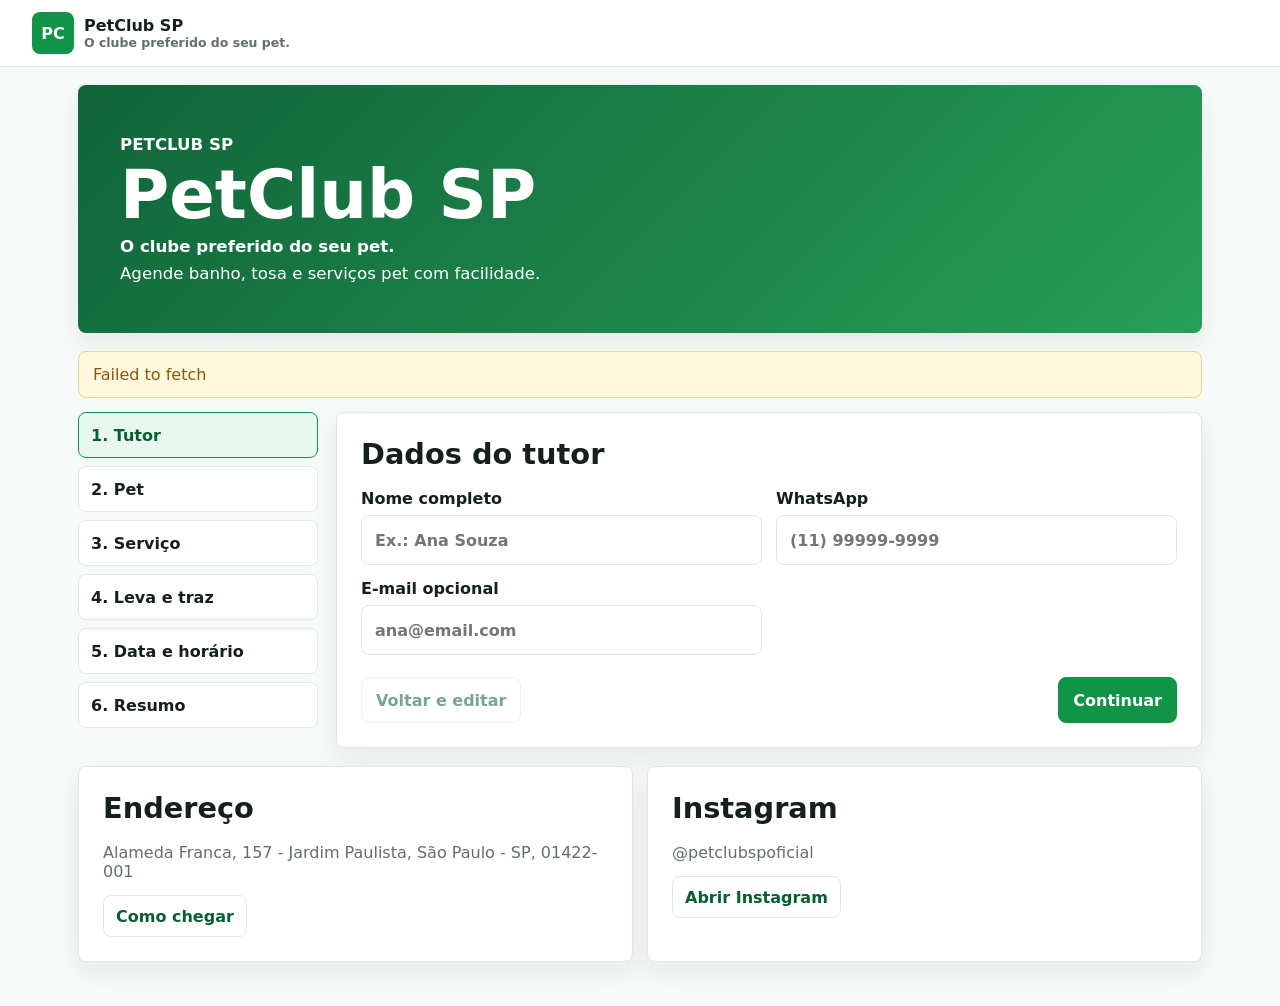
<file: index.html>
<!doctype html>
<html lang="pt-BR">
  <head>
    <meta charset="UTF-8" />
    <meta name="viewport" content="width=device-width, initial-scale=1.0" />
    <title>PetClub SP | Agendamento</title>
    <link rel="stylesheet" href="styles.css" />
    <script>
      window.PETCLUB_API_URL = "https://api.petintelligence.com.br";
    </script>
    <script src="app.js" defer></script>
  </head>
  <body class="client-shell">
    <header class="client-topbar">
      <a class="client-brand" href="index.html" aria-label="PetClub SP">
        <span>PC</span>
        <div>
          <strong>PetClub SP</strong>
          <small>O clube preferido do seu pet.</small>
        </div>
      </a>
    </header>

    <main class="client-main">
      <section class="client-hero compact-hero">
        <div>
          <p class="eyebrow">PetClub SP</p>
          <h1>PetClub SP</h1>
          <p class="hero-slogan">O clube preferido do seu pet.</p>
          <p>Agende banho, tosa e serviços pet com facilidade.</p>
        </div>
      </section>

      <div id="api-warning" class="notice hidden"></div>
      <div id="success-message" class="success hidden">
        <strong>Agendamento recebido!</strong>
        <span>Em breve a equipe do PetClub SP irá confirmar.</span>
      </div>

      <section class="step-layout">
        <aside class="steps-nav" aria-label="Etapas do agendamento">
          <button class="step-tab active" type="button" data-step="0">1. Tutor</button>
          <button class="step-tab" type="button" data-step="1">2. Pet</button>
          <button class="step-tab" type="button" data-step="2">3. Serviço</button>
          <button class="step-tab" type="button" data-step="3">4. Leva e traz</button>
          <button class="step-tab" type="button" data-step="4">5. Data e horário</button>
          <button class="step-tab" type="button" data-step="5">6. Resumo</button>
        </aside>

        <form id="booking-form" class="step-panel">
          <div class="form-step active" data-step-panel="0">
            <h2>Dados do tutor</h2>
            <div class="field-grid two">
              <label>Nome completo
                <input name="tutor_name" autocomplete="name" required placeholder="Ex.: Ana Souza" />
              </label>
              <label>WhatsApp
                <input name="whatsapp" inputmode="tel" autocomplete="tel" required placeholder="(11) 99999-9999" />
              </label>
              <label>E-mail opcional
                <input name="email" type="email" autocomplete="email" placeholder="ana@email.com" />
              </label>
            </div>
          </div>

          <div class="form-step" data-step-panel="1">
            <h2>Dados do pet</h2>
            <div id="first-pet-fields" class="field-grid two">
              <label>Nome do pet
                <input name="pet_name" required placeholder="Ex.: Jack" />
              </label>
              <label>Tipo do pet
                <select name="pet_type" required>
                  <option>Cachorro</option>
                  <option>Gato</option>
                  <option>Outro</option>
                </select>
              </label>
              <label>Porte
                <select name="pet_size" required>
                  <option>Pequeno</option>
                  <option>Médio</option>
                  <option>Grande</option>
                  <option>Gigante</option>
                </select>
              </label>
              <label>Tipo de pelagem
                <select name="coat_type" required><option value="Curta">Curta</option><option value="Longa">Longa</option></select>
              </label>
              <label class="span-2">Observações/preferências
                <textarea name="notes" placeholder="Alergia, medo, preferência de shampoo, comportamento ou cuidado especial"></textarea>
              </label>
            </div>
            <div id="additional-pets"></div>
            <button type="button" id="add-pet" class="button secondary add-pet-button">Adicionar outro pet</button>
          </div>

          <div class="form-step" data-step-panel="2">
            <h2>Escolha o serviço</h2>
            <p class="step-copy">Escolha um serviço principal obrigatório e, se quiser, adicione extras.</p>
            <h3>Serviço principal</h3>
            <div id="primary-service-options" class="service-grid"></div>
            <h3>Serviços adicionais</h3>
            <div id="additional-service-options" class="addon-grid"></div>
          </div>

          <div class="form-step" data-step-panel="3">
            <h2>Leva e traz</h2>
            <label>Você precisa de leva e traz?
              <select name="transport_option" id="transport-option" required>
                <option>Não, vou levar até a loja</option>
                <option>Sim, buscar meu pet</option>
                <option>Sim, entregar meu pet</option>
                <option>Sim, buscar e entregar</option>
              </select>
            </label>
            <div id="transport-fields" class="field-grid two hidden">
              <label>Endereço completo
                <input name="address" placeholder="Rua, número" />
              </label>
              <label>Complemento
                <input name="address_complement" placeholder="Apto, bloco, casa" />
              </label>
              <label>Bairro
                <input name="neighborhood" placeholder="Ex.: Jardim Paulista" />
              </label>
              <label>Ponto de referência
                <input name="reference_point" placeholder="Ex.: próximo à padaria" />
              </label>
              <label>Link de localização opcional
                <input name="location_link" type="url" placeholder="https://..." />
              </label>
            </div>
          </div>

          <div class="form-step" data-step-panel="4">
            <h2>Data e horário</h2>
            <div id="timed-date-fields" class="field-grid two">
              <label>Data desejada
                <input name="appointment_date" id="appointment-date" type="date" required />
              </label>
              <label>Horário desejado
                <select name="appointment_hour" id="appointment-hour" required>
                  <option value="">Selecione uma data</option>
                </select>
              </label>
            </div>
            <div id="range-date-fields" class="field-grid two hidden">
              <label>Data de entrada
                <input name="entry_date" id="entry-date" type="date" />
              </label>
              <label>Data de saída
                <input name="exit_date" id="exit-date" type="date" />
              </label>
            </div>
            <p id="date-message" class="field-note"></p>
            <div class="business-hours-box">
              <strong>Horário de funcionamento</strong>
              <span>Segunda a sábado: último início às 16:30</span>
              <span>Domingo: Fechado</span>
            </div>
          </div>

          <div class="form-step" data-step-panel="5">
            <h2>Resumo</h2>
            <div id="booking-summary" class="summary-list"></div>
          </div>

          <div class="form-actions">
            <button type="button" class="button secondary" id="back-button">Voltar e editar</button>
            <button type="button" class="button" id="next-button">Continuar</button>
            <button type="submit" class="button primary hidden" id="confirm-button">Confirmar Agendamento</button>
          </div>
        </form>
      </section>

      <section class="info-grid">
        <article class="info-card">
          <h2>Endereço</h2>
          <p>Alameda Franca, 157 - Jardim Paulista, São Paulo - SP, 01422-001</p>
          <a class="button-link secondary" href="https://www.google.com/maps/place/Alameda+Franca,+157+-+Jardim+Paulista,+S%C3%A3o+Paulo+-+SP,+01422-001/@-23.5676,-46.657,17z/data=!4m6!3m5!1s0x94ce59c5cbec8611:0x60436cb995cb015e!8m2!3d-23.5676645!4d-46.6570084!16s%2Fg%2F11rgfzb416?hl=en&entry=ttu&g_ep=EgoyMDI2MDYyOS4wIKXMDSoASAFQAw%3D%3D" target="_blank" rel="noreferrer">Como chegar</a>
        </article>
        <article class="info-card">
          <h2>Instagram</h2>
          <p>@petclubspoficial</p>
          <a class="button-link secondary" href="https://instagram.com/petclubspoficial" target="_blank" rel="noreferrer">Abrir Instagram</a>
        </article>
      </section>
    </main>
  </body>
</html>
</file>
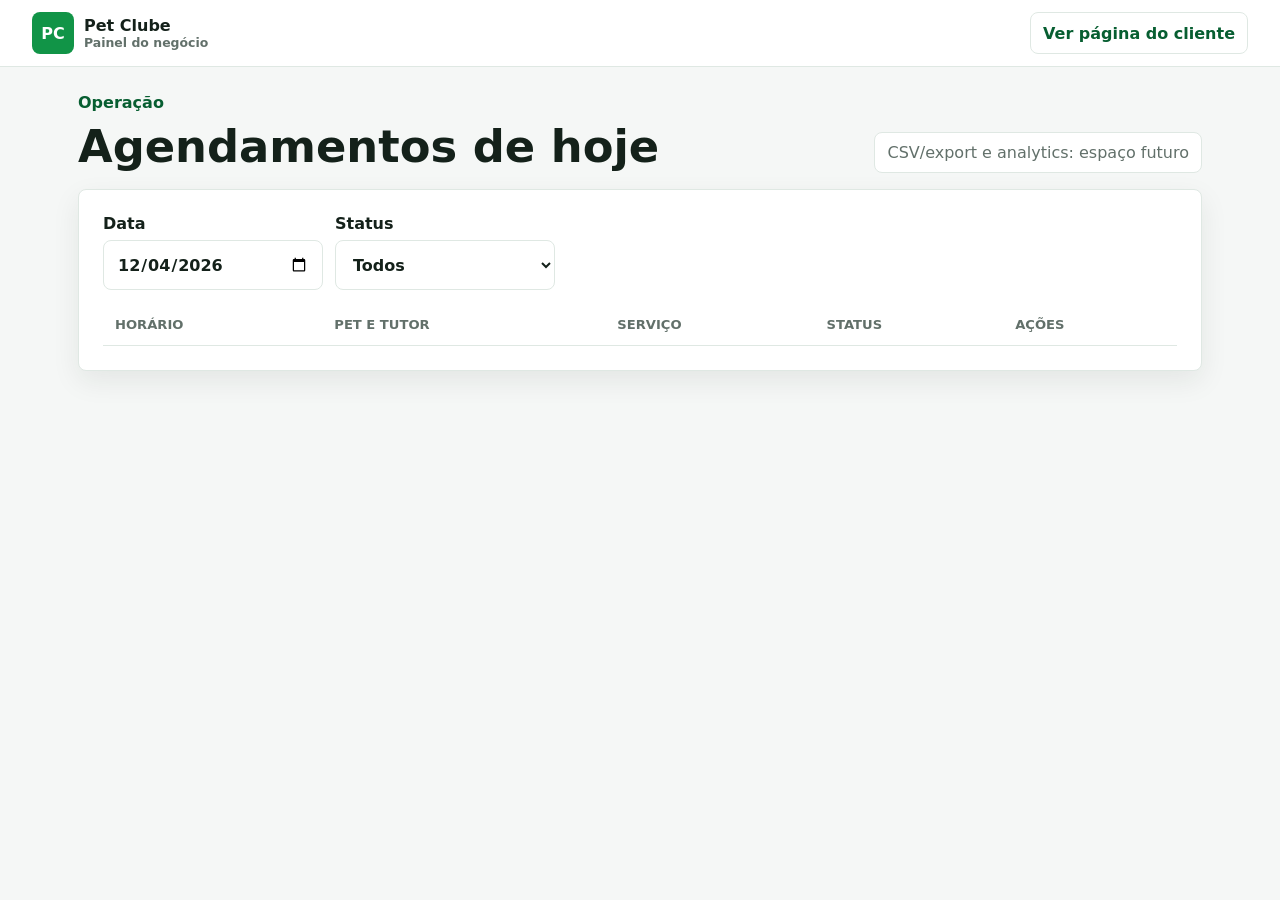
<file: owner.html>
<!doctype html>
<html lang="pt-BR">
  <head>
    <meta charset="UTF-8" />
    <meta name="viewport" content="width=device-width, initial-scale=1.0" />
    <title>Pet Clube | Painel do negócio</title>
    <link rel="stylesheet" href="styles.css" />
    <script>
      window.PETCLUB_API_URL = window.location.hostname.endsWith("github.io")
        ? "https://api.petintelligence.com.br"
        : "";
    </script>
    <script src="owner.js" defer></script>
  </head>
  <body class="owner-shell">
    <header class="owner-topbar">
      <a class="owner-brand" href="owner.html" aria-label="Pet Clube painel do negocio">
        <span>PC</span>
        <div><strong>Pet Clube</strong><small>Painel do negócio</small></div>
      </a>
      <a class="button-link secondary" href="index.html">Ver página do cliente</a>
    </header>

    <main class="owner-page">
      <section class="owner-heading">
        <div>
          <p>Operação</p>
          <h1>Agendamentos de hoje</h1>
        </div>
        <div class="owner-tools muted">CSV/export e analytics: espaço futuro</div>
      </section>

      <section class="owner-panel">
        <div class="filters-row">
          <label>
            Data
            <input id="filter-date" type="date" />
          </label>
          <label>
            Status
            <select id="filter-status"></select>
          </label>
        </div>
        <div id="owner-warning" class="notice hidden"></div>
        <div class="table-wrap">
          <table class="appointments-table">
            <thead>
              <tr>
                <th>Horário</th>
                <th>Pet e tutor</th>
                <th>Serviço</th>
                <th>Status</th>
                <th>Ações</th>
              </tr>
            </thead>
            <tbody id="bookings-body"></tbody>
          </table>
        </div>
      </section>
    </main>
  </body>
</html>
</file>
<file: styles.css>
:root {
  --green: #119447;
  --green-dark: #075e31;
  --green-soft: #e9f8ef;
  --ink: #14211a;
  --muted: #62706a;
  --line: #dfe8e3;
  --bg: #f6faf8;
  --white: #ffffff;
  --warning: #8a5a00;
  --warning-bg: #fff7df;
  --success-bg: #e5f7ec;
  --danger: #b3261e;
  --radius: 8px;
  --shadow: 0 10px 28px rgba(20, 33, 26, 0.08);
}

* { box-sizing: border-box; }
html { scroll-behavior: smooth; }
body {
  margin: 0;
  color: var(--ink);
  background: var(--bg);
  font-family: Inter, ui-sans-serif, system-ui, -apple-system, BlinkMacSystemFont, "Segoe UI", sans-serif;
}
button, input, select, textarea { font: inherit; }
a { color: inherit; }
.hidden { display: none !important; }
.muted { color: var(--muted); }

.client-topbar, .owner-topbar {
  position: sticky;
  top: 0;
  z-index: 20;
  display: flex;
  align-items: center;
  justify-content: space-between;
  gap: 14px;
  padding: 12px clamp(14px, 4vw, 32px);
  background: rgba(255, 255, 255, .95);
  border-bottom: 1px solid var(--line);
  backdrop-filter: blur(12px);
}
.client-brand, .owner-brand {
  display: inline-flex;
  align-items: center;
  gap: 10px;
  color: var(--ink);
  text-decoration: none;
}
.client-brand span, .owner-brand span {
  display: grid;
  width: 42px;
  height: 42px;
  place-items: center;
  color: var(--white);
  background: var(--green);
  border-radius: var(--radius);
  font-weight: 900;
}
.client-brand strong, .client-brand small, .owner-brand strong, .owner-brand small { display: block; }
.client-brand small, .owner-brand small { color: var(--muted); font-size: .78rem; font-weight: 700; }
.owner-entry, .button-link {
  display: inline-flex;
  align-items: center;
  justify-content: center;
  min-height: 42px;
  padding: 9px 12px;
  border: 1px solid var(--line);
  border-radius: var(--radius);
  background: var(--white);
  color: var(--green-dark);
  text-decoration: none;
  font-weight: 800;
}

.client-main, .owner-page {
  width: min(1180px, 100%);
  margin: 0 auto;
  padding: 18px clamp(12px, 4vw, 28px) 44px;
}
.client-hero {
  margin-bottom: 18px;
  padding: clamp(22px, 5vw, 42px);
  color: var(--white);
  background: linear-gradient(135deg, rgba(7, 94, 49, .96), rgba(17, 148, 71, .9));
  border-radius: var(--radius);
  box-shadow: var(--shadow);
}
.compact-hero h1 {
  margin: 6px 0;
  font-size: clamp(2.3rem, 9vw, 4.2rem);
  line-height: 1;
  letter-spacing: 0;
}
.client-hero p { max-width: 640px; margin: 8px 0; font-size: 1.04rem; }
.eyebrow { margin: 0 0 8px; font-size: .78rem; font-weight: 900; text-transform: uppercase; }
.hero-slogan { font-weight: 800; }

.step-layout {
  display: grid;
  grid-template-columns: 240px minmax(0, 1fr);
  gap: 18px;
  align-items: start;
}
.steps-nav {
  display: grid;
  gap: 8px;
  position: sticky;
  top: 82px;
}
.step-tab {
  width: 100%;
  min-height: 46px;
  padding: 12px;
  border: 1px solid var(--line);
  border-radius: var(--radius);
  background: var(--white);
  color: var(--ink);
  text-align: left;
  cursor: pointer;
  font-weight: 750;
}
.step-tab.active {
  color: var(--green-dark);
  background: var(--green-soft);
  border-color: var(--green);
  font-weight: 900;
}
.step-panel, .info-card, .owner-panel {
  background: var(--white);
  border: 1px solid var(--line);
  border-radius: var(--radius);
  padding: clamp(16px, 4vw, 24px);
  box-shadow: var(--shadow);
}
.form-step { display: none; }
.form-step.active { display: block; }
h1, h2, h3 { letter-spacing: 0; }
h2 { margin: 0 0 18px; font-size: clamp(1.35rem, 4vw, 1.8rem); }
h3 { margin: 18px 0 10px; font-size: 1rem; }
.step-copy { margin: -8px 0 8px; color: var(--muted); }

.field-grid { display: grid; gap: 14px; }
.field-grid.two { grid-template-columns: repeat(2, minmax(0, 1fr)); }
.span-2 { grid-column: 1 / -1; }
label { display: grid; gap: 7px; color: var(--ink); font-weight: 800; }
input, select, textarea {
  width: 100%;
  min-height: 50px;
  padding: 12px 13px;
  color: var(--ink);
  background: var(--white);
  border: 1px solid var(--line);
  border-radius: var(--radius);
}
textarea { min-height: 104px; resize: vertical; line-height: 1.45; }
input:focus, select:focus, textarea:focus {
  outline: 3px solid rgba(17, 148, 71, .18);
  border-color: var(--green);
}
.known-client, .business-hours-box, .field-note {
  margin-top: 14px;
}
.known-client, .business-hours-box {
  display: grid;
  gap: 7px;
  padding: 12px;
  background: var(--green-soft);
  border: 1px solid rgba(17, 148, 71, .24);
  border-radius: var(--radius);
}
.business-hours-box span { color: var(--muted); }
.field-note { color: var(--muted); font-weight: 750; }
.warning-text { color: var(--warning); }
.add-pet-button { margin-top: 14px; }
.additional-pet {
  margin: 18px 0 0;
  padding: 14px;
  border: 1px solid var(--line);
  border-radius: var(--radius);
}
.additional-pet legend { padding: 0 6px; font-weight: 900; }
.additional-pet .remove-pet { margin-top: 12px; }
.owner-pet + .owner-pet { margin-top: 9px; padding-top: 9px; border-top: 1px solid var(--line); }
.transport-action {
  display: grid;
  grid-template-columns: minmax(110px, 150px) auto;
  gap: 7px;
  align-items: end;
  margin-top: 10px;
  padding-top: 10px;
  border-top: 1px solid var(--line);
}
.transport-action label { font-size: .78rem; }
.transport-action input { min-height: 36px; padding: 7px 9px; }
.transport-action small { grid-column: 1 / -1; }

.service-grid {
  display: grid;
  grid-template-columns: repeat(3, minmax(0, 1fr));
  gap: 10px;
}
.service-card, .addon-card {
  min-height: 86px;
  padding: 14px;
  border: 1px solid var(--line);
  border-radius: var(--radius);
  background: var(--white);
  text-align: left;
  cursor: pointer;
}
.service-card.active, .addon-card:has(input:checked) {
  border-color: var(--green);
  background: var(--green-soft);
}
.service-card strong, .service-card small, .addon-card strong, .addon-card small { display: block; }
.service-card small, .addon-card small { margin-top: 6px; color: var(--muted); }
.addon-grid { display: grid; grid-template-columns: repeat(3, minmax(0, 1fr)); gap: 10px; }
.addon-card { display: flex; align-items: flex-start; gap: 10px; font-weight: 700; }
.addon-card input { width: 20px; min-height: 20px; margin-top: 2px; }

.form-actions {
  display: flex;
  justify-content: space-between;
  gap: 10px;
  margin-top: 22px;
}
.button, .status-button {
  display: inline-flex;
  align-items: center;
  justify-content: center;
  min-height: 46px;
  padding: 10px 14px;
  border: 1px solid var(--green);
  border-radius: var(--radius);
  background: var(--green);
  color: var(--white);
  font-weight: 900;
  cursor: pointer;
  text-decoration: none;
}
.button.secondary, .button-link.secondary {
  background: var(--white);
  color: var(--green-dark);
  border-color: var(--line);
}
.button.primary { background: var(--green); color: var(--white); }
.button:disabled { cursor: not-allowed; opacity: .55; }
.summary-list { display: grid; gap: 10px; }
.summary-item {
  display: flex;
  justify-content: space-between;
  gap: 12px;
  padding: 11px 0;
  border-bottom: 1px solid var(--line);
}
.summary-item span { color: var(--muted); }
.summary-item strong { text-align: right; }
.notice, .success {
  display: grid;
  gap: 4px;
  margin-bottom: 14px;
  padding: 13px 14px;
  border-radius: var(--radius);
}
.notice { color: var(--warning); background: var(--warning-bg); border: 1px solid #efd48e; }
.success { background: var(--success-bg); border: 1px solid #b9dfc7; }
.info-grid { display: grid; grid-template-columns: repeat(2, minmax(0, 1fr)); gap: 14px; margin-top: 18px; }
.info-card p { margin: 0 0 14px; color: var(--muted); }

.owner-shell { background: #f5f7f6; }
.owner-topbar { position: sticky; max-width: none; }
.owner-page { max-width: 1180px; }
.owner-heading {
  display: flex;
  align-items: end;
  justify-content: space-between;
  gap: 16px;
  margin: 8px 0 16px;
}
.owner-heading p { margin: 0 0 8px; color: var(--green-dark); font-weight: 900; }
.owner-heading h1 { margin: 0; font-size: clamp(1.7rem, 5vw, 2.8rem); }
.owner-tools { display: flex; gap: 8px; padding: 10px 12px; background: var(--white); border: 1px solid var(--line); border-radius: var(--radius); }
.owner-auth { max-width: 460px; margin: 42px auto; }
.owner-auth h1 { margin: 0 0 18px; font-size: 1.8rem; }
.auth-form { display: grid; gap: 14px; }
.filters-row { display: grid; grid-template-columns: 220px 220px; gap: 12px; margin-bottom: 14px; }
.table-wrap { overflow-x: auto; }
table { width: 100%; border-collapse: collapse; min-width: 980px; }
th, td { padding: 13px 12px; border-bottom: 1px solid var(--line); text-align: left; vertical-align: top; }
th { color: var(--muted); font-size: .82rem; text-transform: uppercase; }
td span, td small { display: block; margin-top: 4px; color: var(--muted); line-height: 1.35; }
.status-pill {
  display: inline-flex;
  min-width: 96px;
  justify-content: center;
  padding: 6px 9px;
  border-radius: 999px;
  background: var(--green-soft);
  color: var(--green-dark);
  font-weight: 850;
}
.status-cancelado { color: var(--danger); background: #fdeceb; }
.status-finalizado { color: #425466; background: #eef2f5; }
.status-actions { display: flex; flex-wrap: wrap; gap: 7px; max-width: 440px; }
.status-button { min-height: 34px; padding: 7px 9px; font-size: .82rem; background: #ffffff; color: var(--green-dark); border-color: var(--line); }

@media (max-width: 860px) {
  .client-topbar, .owner-topbar, .owner-heading { align-items: stretch; flex-direction: column; }
  .owner-entry, .owner-topbar .button-link { width: 100%; }
  .step-layout { grid-template-columns: 1fr; }
  .steps-nav {
    position: static;
    grid-template-columns: repeat(2, minmax(0, 1fr));
  }
  .step-tab { min-height: 44px; padding: 10px; }
  .field-grid.two, .service-grid, .addon-grid, .info-grid, .filters-row { grid-template-columns: 1fr; }
  .span-2 { grid-column: auto; }
  .form-actions { flex-direction: column; }
  .form-actions .button { width: 100%; }
  .summary-item { align-items: flex-start; flex-direction: column; gap: 4px; }
  .summary-item strong { text-align: left; }
}
</file>
